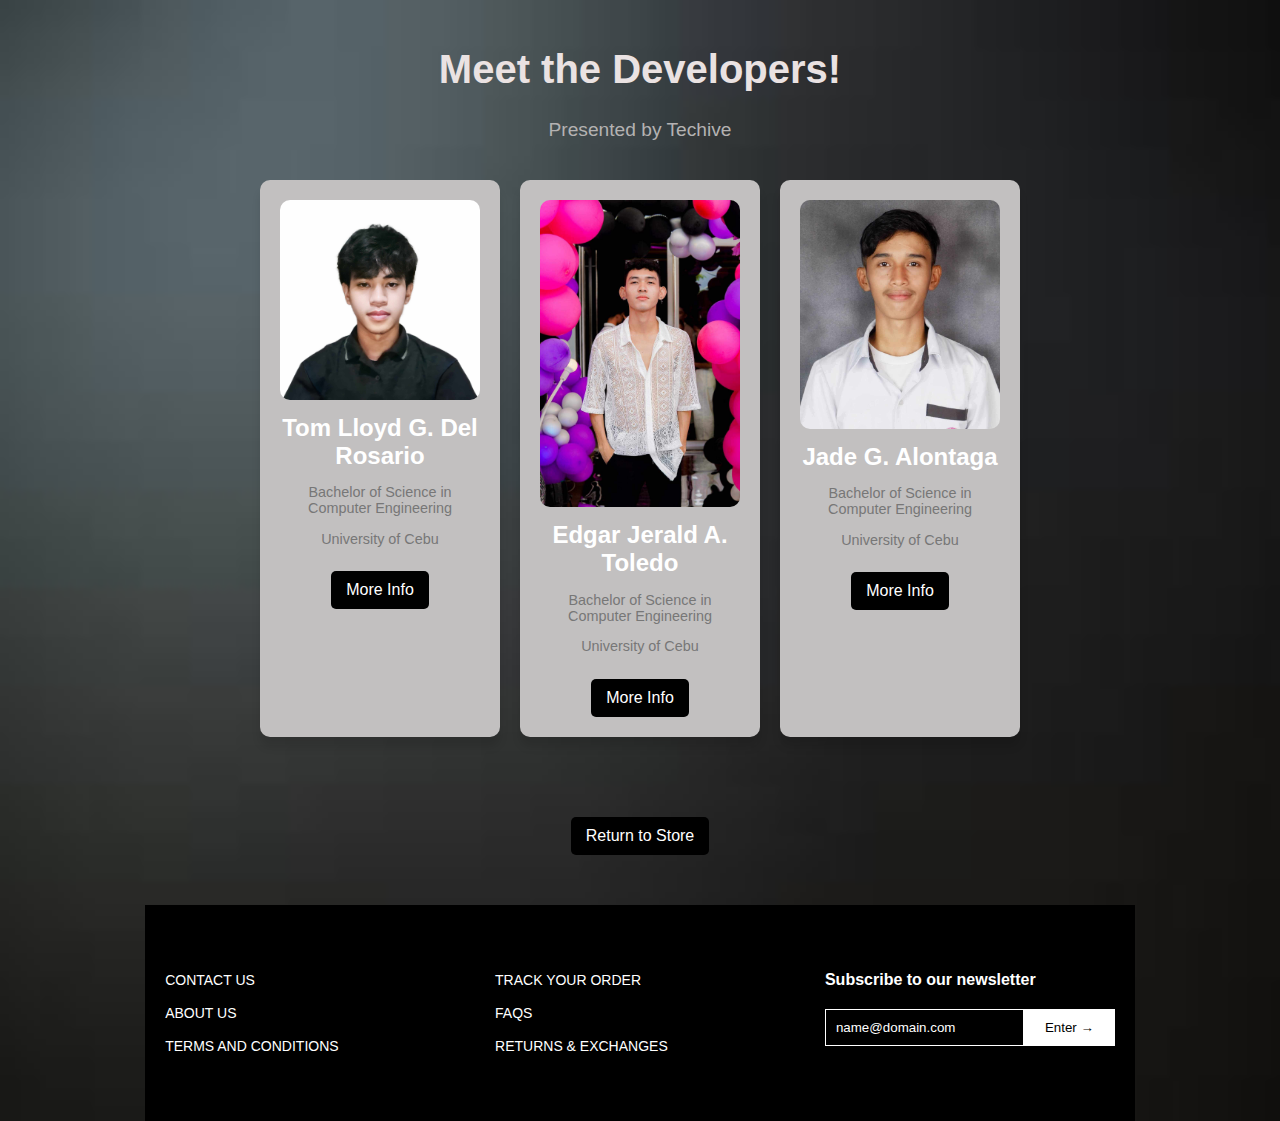
<file: aboutus.html>
<!DOCTYPE html>
<html lang="en">
<head>
    <meta charset="UTF-8">
    <meta name="viewport" content="width=device-width, initial-scale=1.0">
    <link rel="stylesheet" href="aboutus.css">
    <link rel="stylesheet" href="footer.css"> <!-- Link to footer CSS -->
    <title>Meet the Developers</title>
</head>
<body>
    <header>
        <h1>Meet the Developers!</h1>
        <p>Presented by Techive</p>
    </header>
    <main>
        <div class="developer-card">
            <img src="img and vids/tomdev.jpg" alt="Tom Del G. Rosario">
            <h2>Tom Lloyd G. Del Rosario</h2>
            <p>Bachelor of Science in Computer Engineering</p>
            <p>University of Cebu</p>
            <a href="https://web.facebook.com/gerallatom" class="more-info">More Info</a> <!-- Update with the actual link -->
        </div>
        <div class="developer-card">
            <img src="img and vids/edgar.jpg" alt="Edgar Jerald A. Toledo">
            <h2>Edgar Jerald A. Toledo</h2>
            <p>Bachelor of Science in Computer Engineering</p>
            <p>University of Cebu</p>
            <a href="https://web.facebook.com/edgartoledo.11" class="more-info">More Info</a> <!-- Update with the actual link -->
        </div>
        <div class="developer-card">
            <img src="img and vids/jade.jpg" alt="Jade G. Alontaga">
            <h2>Jade G. Alontaga</h2>
            <p>Bachelor of Science in Computer Engineering</p>
            <p>University of Cebu</p>
            <a href="https://web.facebook.com/jade.alontaga.56" class="more-info">More Info</a> <!-- Update with the actual link -->
        </div>
    </main>
    <a href="home.html" class="return-to-store">Return to Store</a>

    <div id="footer"></div> <!-- Placeholder for footer -->

    <script>
        fetch('footer.html')
            .then(response => response.text())
            .then(data => {
                document.getElementById('footer').innerHTML = data;
            })
            .catch(error => console.error('Error loading footer:', error));
    </script>
</body>
</html>
</file>
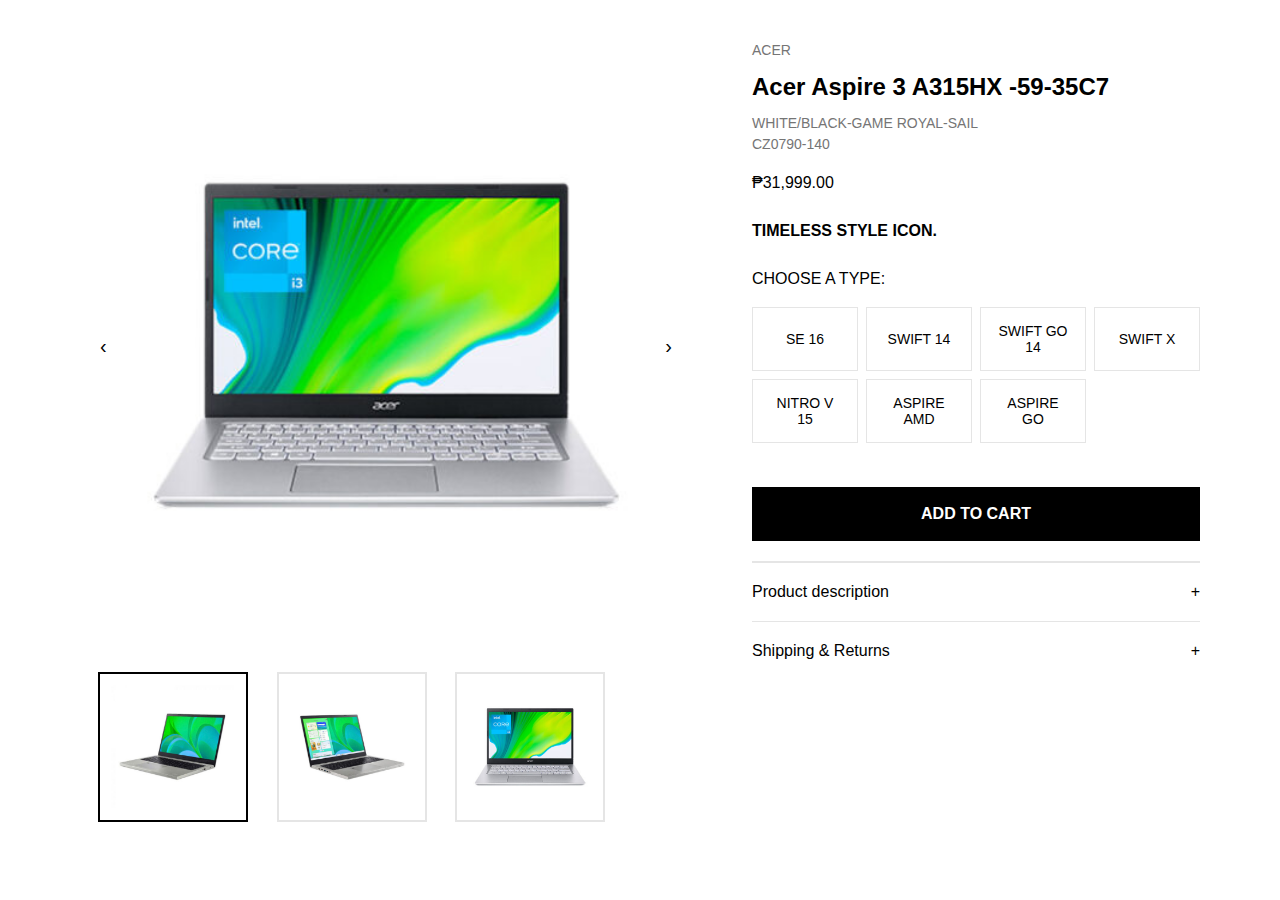
<file: acer.html>
<!DOCTYPE html>
<html lang="en">
<head>
    <meta charset="UTF-8">
    <meta name="viewport" content="width=device-width, initial-scale=1.0">
    <title>Asus Tuf Gaming F15 FA507XI-LP033W</title>
    <link rel="stylesheet" href="ip.css">
    <style>
       
        .accordion-content {
            display: none; /* Hide by default */
            margin-top: 10px;
        }

        .accordion-content.active {
            display: block; /* Show when active */
        }
    </style>
</head>
<body>
    <div class="product-container">
        <div class="product-left">
            <div class="main-image-container">
                <img src="img and vids/aspire3.jpg" alt="Asus Tuf Gaming F15" class="main-image">
                <button class="nav-btn prev">‹</button>
                <button class="nav-btn next">›</button>
            </div>
            <div class="thumbnail-strip">
                <img src="img and vids/acerb.jpg" class="thumbnail active" onclick="changeImage(this)">
                <img src="img and vids/acert.jpg" class="thumbnail" onclick="changeImage(this)">
                <img src="img and vids/aspire3.jpg" class="thumbnail" onclick="changeImage(this)">
            </div>
        </div>

        <div class="product-right">
            <span class="brand">ACER</span>
            <h1>Acer Aspire 3 A315HX -59-35C7</h1>
            <div class="style-code">
                WHITE/BLACK-GAME ROYAL-SAIL<br>
                CZ0790-140
            </div>
            <div class="price">₱31,999.00</div>
            
            <div class="description">
                <p class="description-title">TIMELESS STYLE ICON.</p>
            </div>

            <!-- Size Selection -->
            <div class="size-selector">
                <div class="size-header">
                    <span>CHOOSE A TYPE:</span>
                </div>
                <div class="size-grid">
                    <button>SE 16</button>
                    <button>SWIFT 14</button>
                    <button>SWIFT GO 14</button>
                    <button>SWIFT X</button>
                    <button>NITRO V 15</button>
                    <button>ASPIRE AMD</button>
                    <button>ASPIRE GO</button>
                </div>
            </div>

            <!-- Add to Cart Button -->
            <button class="add-to-cart-btn">ADD TO CART</button>

            <!-- Accordion Buttons -->
            <div class="accordion">
                <button class="accordion-btn">
                    Product description
                    <span>+</span>
                </button>
                <div class="accordion-content">
                    <p>The Acer Aspire 3 is a perfect blend of performance and affordability, designed to cater to your everyday computing needs. Powered by the latest Intel® Core™ processor or AMD Ryzen™ series, this laptop ensures smooth multitasking and enhanced productivity. The 15.6-inch Full HD display delivers vibrant visuals, making it ideal for work, entertainment, and creative projects.</p>
                </div>
                <button class="accordion-btn">
                    Shipping & Returns
                    <span>+</span>
                </button>
                <div class="accordion-content">
                    <p>Details about shipping and returns will go here.</p>
                </div>
            </div>
        </div>
    </div>

    <script>
        function changeImage(thumbnail) {
            const mainImage = document.querySelector('.main-image');
            mainImage.src = thumbnail.src;
            document.querySelectorAll('.thumbnail').forEach(img => img.classList.remove('active'));
            thumbnail.classList.add('active');
        }

        document.querySelectorAll('.accordion-btn').forEach(button => {
            button.addEventListener('click', () => {
                const content = button.nextElementSibling; // Get the next sibling (the content div)
                content.classList.toggle('active'); // Toggle the active class
                const isActive = content.classList.contains('active');
                button.querySelector('span').textContent = isActive ? '-' : '+';
            });
        });
    </script>
</body>
</html>
</file>
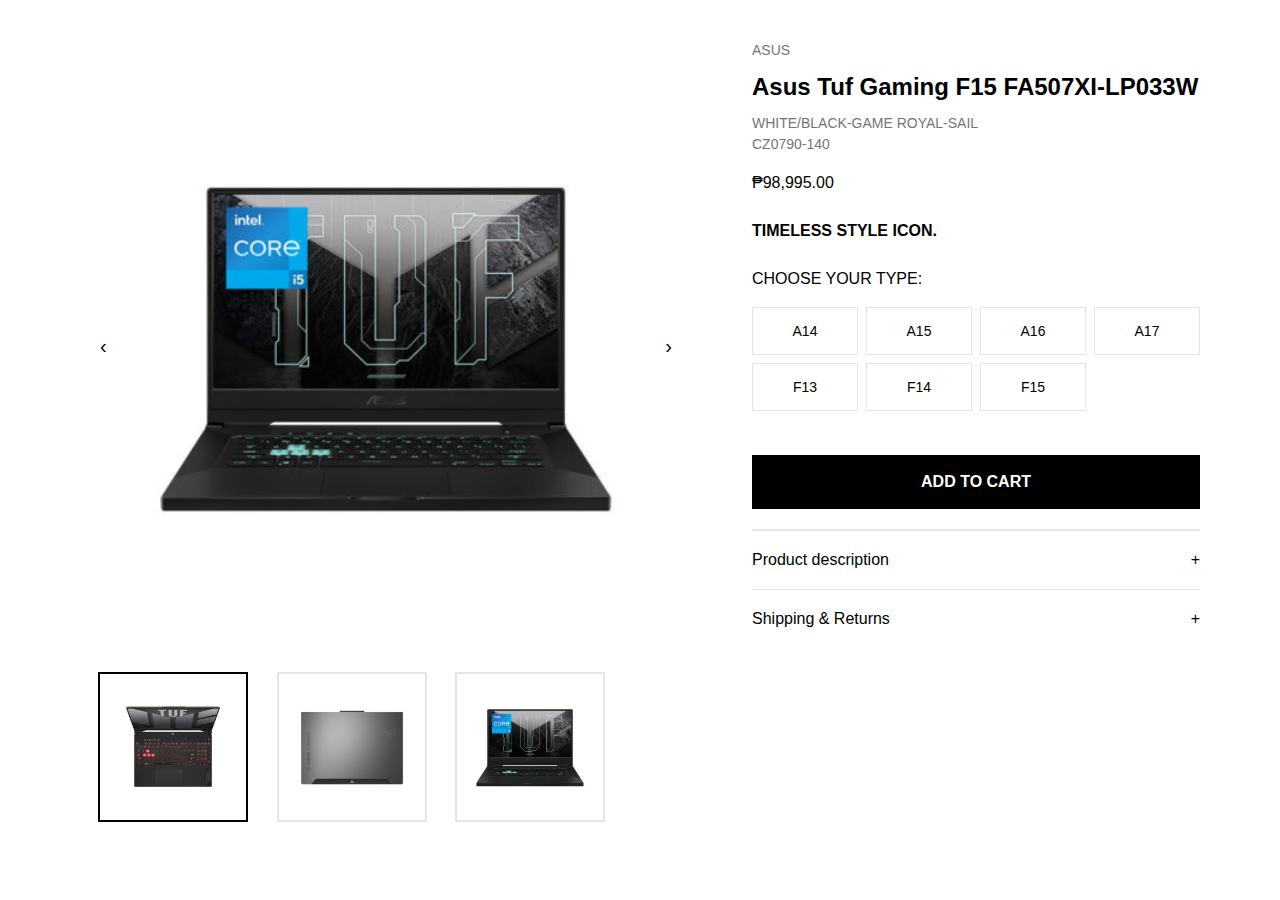
<file: asus.html>
<!DOCTYPE html>
<html lang="en">
<head>
    <meta charset="UTF-8">
    <meta name="viewport" content="width=device-width, initial-scale=1.0">
    <title>Asus Tuf Gaming F15 FA507XI-LP033W</title>
    <link rel="stylesheet" href="ip.css">
    <style>
        /* Add your existing CSS here */
        .accordion-content {
            display: none; /* Hide by default */
            margin-top: 10px;
        }

        .accordion-content.active {
            display: block; /* Show when active */
        }
    </style>
</head>
<body>
    <div class="product-container">
        <div class="product-left">
            <div class="main-image-container">
                <img src="img and vids/asus tuf.jpg" alt="Asus Tuf Gaming F15" class="main-image">
                <button class="nav-btn prev">‹</button>
                <button class="nav-btn next">›</button>
            </div>
            <div class="thumbnail-strip">
                <img src="img and vids/above.jpg" class="thumbnail active" onclick="changeImage(this)">
                <img src="img and vids/top.jpg" class="thumbnail" onclick="changeImage(this)">
                <img src="img and vids/asus tuf.jpg" class="thumbnail" onclick="changeImage(this)">
            </div>
        </div>

        <div class="product-right">
            <span class="brand">ASUS</span>
            <h1>Asus Tuf Gaming F15 FA507XI-LP033W</h1>
            <div class="style-code">
                WHITE/BLACK-GAME ROYAL-SAIL<br>
                CZ0790-140
            </div>
            <div class="price">₱98,995.00</div>
            
            <div class="description">
                <p class="description-title">TIMELESS STYLE ICON.</p>
            </div>

            <!-- Size Selection -->
            <div class="size-selector">
                <div class="size-header">
                    <span>CHOOSE YOUR TYPE:</span>
                </div>
                <div class="size-grid">
                    <button>A14</button>
                    <button>A15</button>
                    <button>A16</button>
                    <button>A17</button>
                    <button>F13</button>
                    <button>F14</button>
                    <button>F15</button>
                </div>
            </div>

            <!-- Add to Cart Button -->
            <button class="add-to-cart-btn">ADD TO CART</button>

            <!-- Accordion Buttons -->
            <div class="accordion">
                <button class="accordion-btn">
                    Product description
                    <span>+</span>
                </button>
                <div class="accordion-content">
                    <p>The Asus TUF Gaming F15 FA507XI-LP033WL redefines gaming laptops with its powerful performance and sleek design. Built with cutting-edge technology and durable materials, it delivers an exceptional gaming experience with high-end graphics, fast processing, and a rugged exterior that stands the test of time.</p>
                </div>
                <button class="accordion-btn">
                    Shipping & Returns
                    <span>+</span>
                </button>
                <div class="accordion-content">
                    <p>Details about shipping and returns will go here.</p>
                </div>
            </div>
        </div>
    </div>

    <script>
        function changeImage(thumbnail) {
            const mainImage = document.querySelector('.main-image');
            mainImage.src = thumbnail.src;
            document.querySelectorAll('.thumbnail').forEach(img => img.classList.remove('active'));
            thumbnail.classList.add('active');
        }

        document.querySelectorAll('.accordion-btn').forEach(button => {
            button.addEventListener('click', () => {
                const content = button.nextElementSibling; // Get the next sibling (the content div)
                content.classList.toggle('active'); // Toggle the active class
                const isActive = content.classList.contains('active');
                button.querySelector('span').textContent = isActive ? '-' : '+';
            });
        });
    </script>
</body>
</html>
</file>
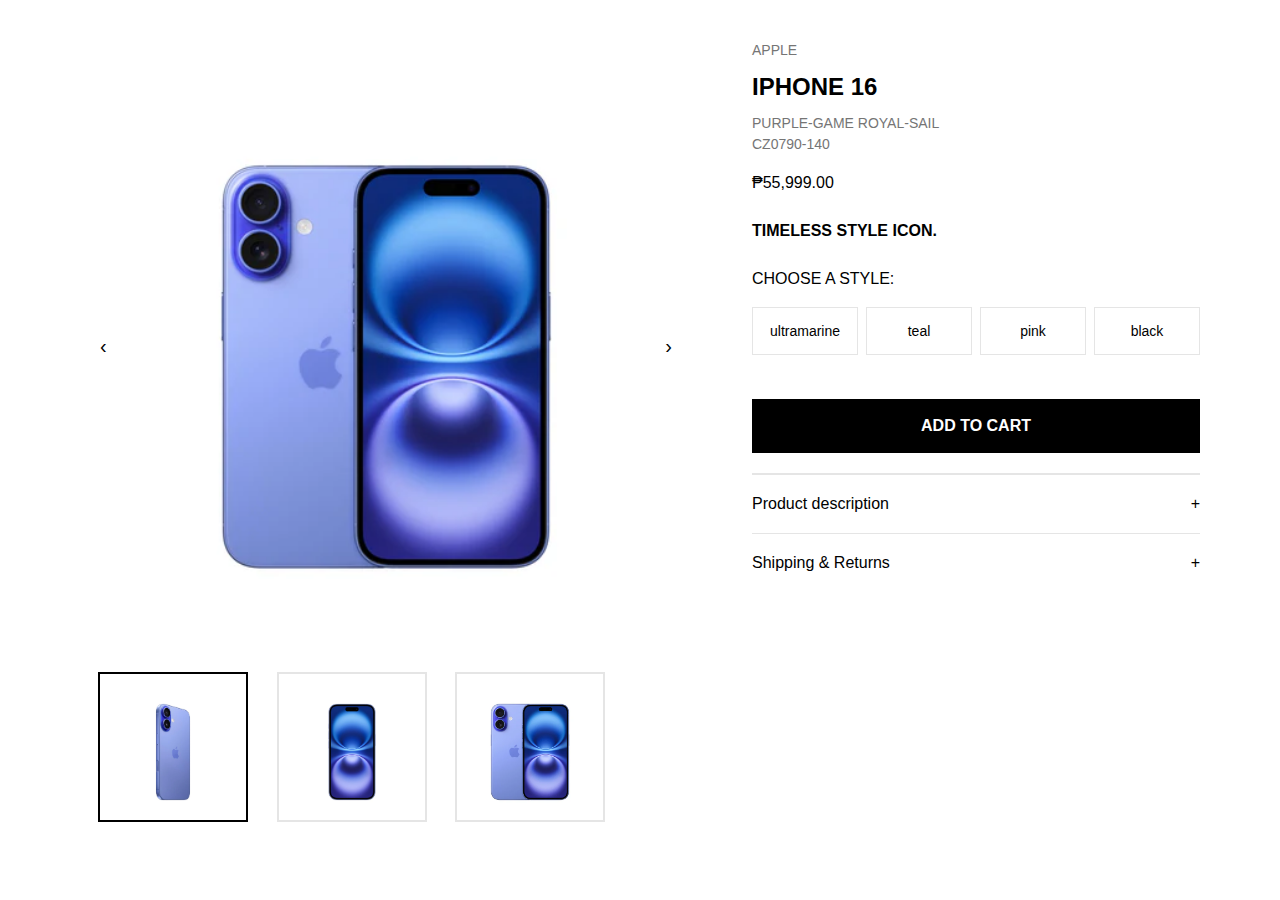
<file: ip.html>
<!DOCTYPE html>
<html lang="en">
<head>
    <meta charset="UTF-8">
    <meta name="viewport" content="width=device-width, initial-scale=1.0">
    <title>Asus Tuf Gaming F15 FA507XI-LP033W</title>
    <link rel="stylesheet" href="ip.css">
    <style>
        /* Add your existing CSS here */
        .accordion-content {
            display: none; /* Hide by default */
            margin-top: 10px;
        }

        .accordion-content.active {
            display: block; /* Show when active */
        }
    </style>
</head>
<body>
    <div class="product-container">
        <div class="product-left">
            <div class="main-image-container">
                <img src="img and vids/ip162.webp" alt="Asus Tuf Gaming F15" class="main-image">
                <button class="nav-btn prev">‹</button>
                <button class="nav-btn next">›</button>
            </div>
            <div class="thumbnail-strip">
                <img src="img and vids/ipb.webp" class="thumbnail active" onclick="changeImage(this)">
                <img src="img and vids/ipf.webp" class="thumbnail" onclick="changeImage(this)">
                <img src="img and vids/ip162.webp" class="thumbnail" onclick="changeImage(this)">
            </div>
        </div>

        <div class="product-right">
            <span class="brand">APPLE</span>
            <h1>IPHONE 16</h1>
            <div class="style-code">
                PURPLE-GAME ROYAL-SAIL<br>
                CZ0790-140
            </div>
            <div class="price">₱55,999.00</div>
            
            <div class="description">
                <p class="description-title">TIMELESS STYLE ICON.</p>
            </div>

            <!-- Size Selection -->
            <div class="size-selector">
                <div class="size-header">
                    <span>CHOOSE A STYLE:</span>
                </div>
                <div class="size-grid">
                    <button>ultramarine</button>
                    <button>teal</button>
                    <button>pink</button>
                    <button>black</button>
                </div>
            </div>

            <!-- Add to Cart Button -->
            <button class="add-to-cart-btn">ADD TO CART</button>

            <!-- Accordion Buttons -->
            <div class="accordion">
                <button class="accordion-btn">
                    Product description
                    <span>+</span>
                </button>
                <div class="accordion-content">
                    <p>Experience the future of technology with the iPhone 16, where cutting-edge design meets unparalleled performance. Packed with features that push the boundaries of what's possible, this device is your ultimate companion for work, play, and everything in between.</p>
                </div>
                <button class="accordion-btn">
                    Shipping & Returns
                    <span>+</span>
                </button>
                <div class="accordion-content">
                    <p>Details about shipping and returns will go here.</p>
                </div>
            </div>
        </div>
    </div>

    <script>
        function changeImage(thumbnail) {
            const mainImage = document.querySelector('.main-image');
            mainImage.src = thumbnail.src;
            document.querySelectorAll('.thumbnail').forEach(img => img.classList.remove('active'));
            thumbnail.classList.add('active');
        }

        document.querySelectorAll('.accordion-btn').forEach(button => {
            button.addEventListener('click', () => {
                const content = button.nextElementSibling; // Get the next sibling (the content div)
                content.classList.toggle('active'); // Toggle the active class
                const isActive = content.classList.contains('active');
                button.querySelector('span').textContent = isActive ? '-' : '+';
            });
        });
    </script>
</body>
</html>
</file>
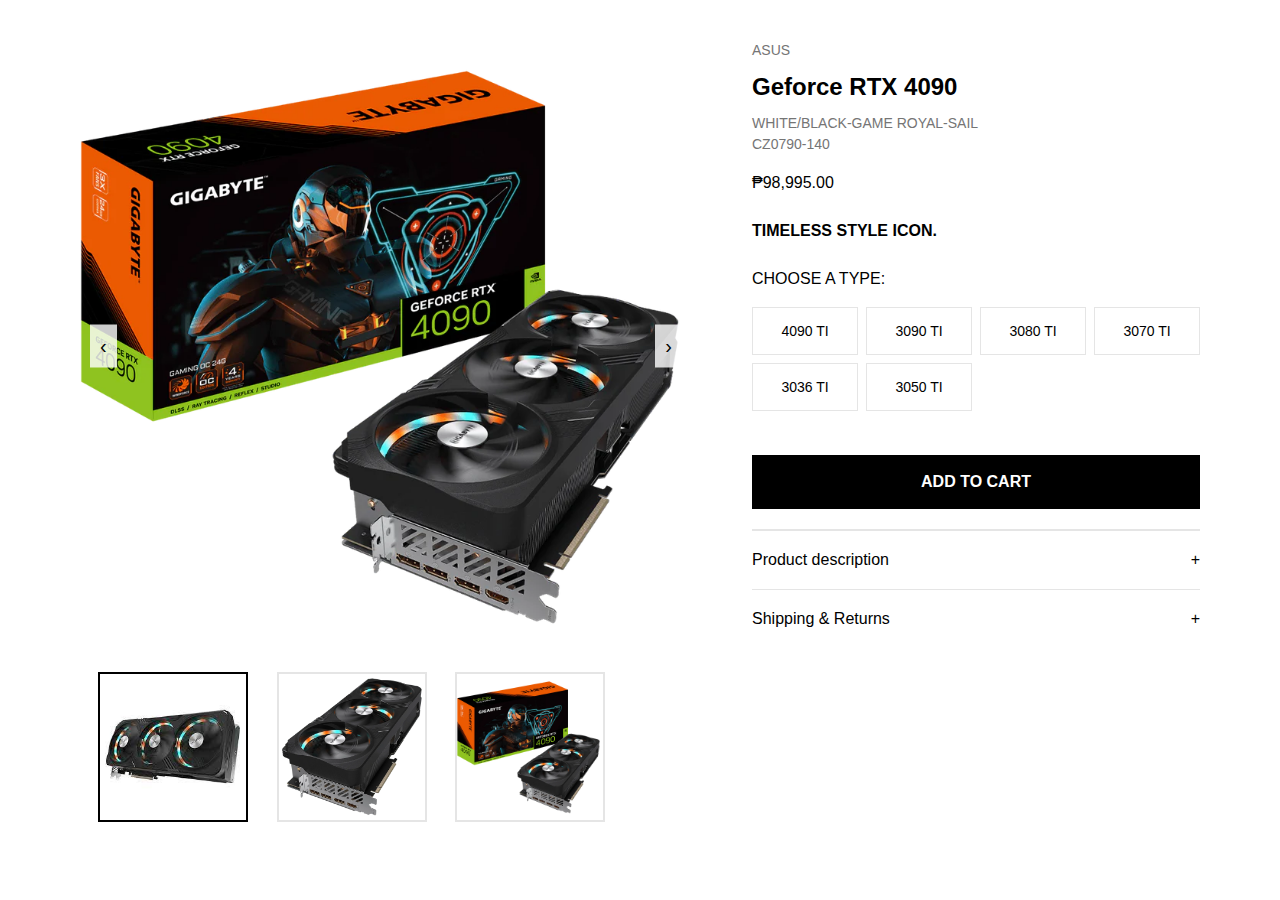
<file: rtx.html>
<!DOCTYPE html>
<html lang="en">
<head>
    <meta charset="UTF-8">
    <meta name="viewport" content="width=device-width, initial-scale=1.0">
    <title>Asus Tuf Gaming F15 FA507XI-LP033W</title>
    <link rel="stylesheet" href="ip.css">
    <style>
        /* Add your existing CSS here */
        .accordion-content {
            display: none; /* Hide by default */
            margin-top: 10px;
        }

        .accordion-content.active {
            display: block; 
        }
    </style>
</head>
<body>
    <div class="product-container">
        <div class="product-left">
            <div class="main-image-container">
                <img src="img and vids/rtx4090.webp" alt="Asus Tuf Gaming F15" class="main-image">
                <button class="nav-btn prev">‹</button>
                <button class="nav-btn next">›</button>
            </div>
            <div class="thumbnail-strip">
                <img src="img and vids/rtxf.jpg" class="thumbnail active" onclick="changeImage(this)">
                <img src="img and vids/rtxt.webp" class="thumbnail" onclick="changeImage(this)">
                <img src="img and vids/rtx4090.webp" class="thumbnail" onclick="changeImage(this)">

            </div>
        </div>

        <div class="product-right">
            <span class="brand">ASUS</span>
            <h1>Geforce RTX 4090</h1>
            <div class="style-code">
                WHITE/BLACK-GAME ROYAL-SAIL<br>
                CZ0790-140
            </div>
            <div class="price">₱98,995.00</div>
            
            <div class="description">
                <p class="description-title">TIMELESS STYLE ICON.</p>
            </div>

            <!-- Size Selection -->
            <div class="size-selector">
                <div class="size-header">
                    <span>CHOOSE A TYPE:</span>
                </div>
                <div class="size-grid">
                    <button>4090 TI</button>
                    <button>3090 TI</button>
                    <button>3080 TI</button>
                    <button>3070 TI</button>
                    <button>3036 TI</button>
                    <button>3050 TI</button>
                    
                </div>
            </div>

            <!-- Add to Cart Button -->
            <button class="add-to-cart-btn">ADD TO CART</button>

            <!-- Accordion Buttons -->
            <div class="accordion">
                <button class="accordion-btn">
                    Product description
                    <span>+</span>
                </button>
                <div class="accordion-content">
                    <p>The NVIDIA GeForce RTX 4090 is the pinnacle of gaming and creative performance, designed for enthusiasts who demand the best. Powered by the latest NVIDIA Ada Lovelace architecture, the RTX 4090 delivers groundbreaking speed, unmatched realism, and unparalleled power efficiency.</p>
                </div>
                <button class="accordion-btn">
                    Shipping & Returns
                    <span>+</span>
                </button>
                <div class="accordion-content">
                    <p>Details about shipping and returns will go here.</p>
                </div>
            </div>
        </div>
    </div>

    <script>
        function changeImage(thumbnail) {
            const mainImage = document.querySelector('.main-image');
            mainImage.src = thumbnail.src;
            document.querySelectorAll('.thumbnail').forEach(img => img.classList.remove('active'));
            thumbnail.classList.add('active');
        }

        document.querySelectorAll('.accordion-btn').forEach(button => {
            button.addEventListener('click', () => {
                const content = button.nextElementSibling; // Get the next sibling (the content div)
                content.classList.toggle('active'); // Toggle the active class
                const isActive = content.classList.contains('active');
                button.querySelector('span').textContent = isActive ? '-' : '+';
            });
        });
    </script>
</body>
</html>
</file>
<file: aboutus.css>
body {
    font-family: Arial, sans-serif;
    background-color: #f0f0f0;
    margin: 0;
    padding: 0;
    display: flex;
    flex-direction: column;
    align-items: center;
    background-image: url('img\ and\ vids/bg.jpg'); 
    background-size: cover; 
    background-position: center; 
    background-repeat: no-repeat; 
    color: white; 
}

header {
    text-align: center;
    margin: 20px 0;
}

h1 {
    font-size: 2.5em;
    color: #eae2e2;
}

p {
    font-size: 1.2em;
    color: #b4b2b2;
}

main {
    display: flex;
    justify-content: center;
    gap: 20px;
    flex-wrap: wrap;
}

.developer-card {
    background-color: #c2c0c0;
    border-radius: 10px;
    box-shadow: 0 10px 8px rgba(0, 0, 0, 0.1);
    padding: 20px;
    text-align: center;
    width: 200px;
}

.developer-card img {
    width: 100%;
    border-radius: 10px;
}

.developer-card h2 {
    font-size: 1.5em;
    margin: 10px 0;
}

.developer-card p {
    font-size: 0.9em;
    color: #777;
}



.more-info {
    display: inline-block;
    margin-top: 10px;
    padding: 10px 15px;
    background-color: #000000;
    color: white;
    text-decoration: none;
    border-radius: 5px;
}

.more-info:hover {
    background-color: #7e7e7f;
}

.return-to-store {
    display: inline-block;
    margin-top: 80px;
    padding: 10px 15px;
    background-color: #000000;
    color: white;
    text-decoration: none;
    border-radius: 5px;
}

.return-to-store:hover {
    background-color: #676a6d;
}
</file>
<file: footer.css>
.footer {
    background-color: #000;
    color: white;
    padding: 50px 0;
    margin-top: 50px;
}

.footer-container {
    max-width: 1200px;
    margin: 0 auto;
    padding: 0 20px;
    display: grid;
    grid-template-columns: repeat(3, 1fr);
    gap: 40px;
}

.footer-column ul {
    list-style: none;
    padding: 0;
}

.footer-column ul li {
    margin-bottom: 15px;
}

.footer-column ul li a {
    color: white;
    text-decoration: none;
    font-size: 14px;
    transition: opacity 0.3s;
}

.footer-column ul li a:hover {
    text-decoration: underline;
}

.newsletter h3 {
    font-size: 16px;
    margin-bottom: 20px;
}

.newsletter-form {
    display: flex;
    margin-bottom: 20px;
}

.newsletter-form input {
    flex: 1;
    padding: 10px;
    background: transparent;
    border: 1px solid white;
    color: white;
}

.newsletter-form input::placeholder {
    color: white;
}

.newsletter-form button {
    padding: 10px 20px;
    background: white;
    border: 1px solid white;
    color: black;
    cursor: pointer;
    transition: all 0.3s;
}

.newsletter-form button:hover {
    background: #f0f0f0;
}

.social-links {
    display: flex;
    gap: 20px;
}

.social-links a {
    color: white;
    text-decoration: none;
    font-size: 20px;
    transition: opacity 0.3s;
}

.social-links a:hover {
    opacity: 0.8;
}

@media (max-width: 768px) {
    .footer-container {
        grid-template-columns: 1fr;
        gap: 30px;
    }
    
    .footer-column {
        text-align: center;
    }
    
    .social-links {
        justify-content: center;
    }
}
</file>
<file: ip.css>
* {
    margin: 0;
    padding: 0;
    box-sizing: border-box;
}

body {
    font-family: Arial, sans-serif;
    line-height: 1.5;
}

.product-container {
    max-width: 1200px;
    margin: 0 auto;
    padding: 40px;
    display: flex;
    gap: 60px;
}

/* Left Side - Images */
.product-left {
    flex: 1;
    max-width: 60%;
}

.main-image-container {
    position: relative;
    margin-bottom: 20px;
}

.main-image {
    width: 100%;
    height: auto;
    display: block;
}

.nav-btn {
    position: absolute;
    top: 50%;
    transform: translateY(-50%);
    background: rgba(255, 255, 255, 0.8);
    border: none;
    padding: 10px;
    cursor: pointer;
    font-size: 20px;
}

.nav-btn.prev { left: 10px; }
.nav-btn.next { right: 10px; }

.thumbnail-strip {
    display: flex;
    gap: 10px;
}

.thumbnail {
    width: 150px;
    height: 150px;
    object-fit: cover;
    border: 2px solid #e5e5e5;
    cursor: pointer;
    margin-left: 3%;
}

.thumbnail.active {
    border-color: #000;
}

/* Right Side - Product Info */
.product-right {
    flex: 1;
    max-width: 40%;
}

.brand {
    color: #757575;
    font-size: 14px;
    display: block;
    margin-bottom: 8px;
}

h1 {
    font-size: 24px;
    margin-bottom: 8px;
}

.style-code {
    color: #757575;
    font-size: 14px;
    margin-bottom: 16px;
}

.price {
    font-size: 16px;
    margin-bottom: 24px;
}

.description {
    margin-bottom: 24px;
}

.description-title {
    font-weight: bold;
    margin-bottom: 8px;
}

.color-selector {
    display: flex;
    gap: 8px;
    margin-bottom: 24px;
}

.color-dot {
    width: 24px;
    height: 24px;
    border-radius: 50%;
    border: 1px solid #e5e5e5;
    cursor: pointer;
    position: relative;
}

.color-dot.blue { background-color: #0044cc; }
.color-dot.grey { background-color: #999; }

.color-dot.active::after {
    content: '';
    position: absolute;
    top: -3px;
    left: -3px;
    right: -3px;
    bottom: -3px;
    border: 2px solid #000;
    border-radius: 50%;
}

.size-selector {
    margin-bottom: 24px;
}

.size-header {
    display: flex;
    justify-content: space-between;
    align-items: center;
    margin-bottom: 16px;
}

.size-chart-link {
    color: #000;
    text-decoration: underline;
    font-size: 14px;
}

.size-grid {
    display: grid;
    grid-template-columns: repeat(4, 1fr);
    gap: 8px;
}

.size-grid button {
    width: 100%;
    padding: 15px;
    background: white;
    border: 1px solid #e5e5e5;
    font-size: 14px;
    cursor: pointer;
    transition: all 0.2s ease;
}

.size-grid button:hover {
    border-color: #000;
}

.size-grid button.selected {
    background: #000;
    color: white;
    border-color: #000;
}

.add-to-cart-btn {
    width: 100%;
    padding: 18px;
    background: #000;
    color: white;
    border: none;
    font-size: 16px;
    font-weight: bold;
    cursor: pointer;
    margin: 20px 0;
    transition: background-color 0.2s ease;
}

.add-to-cart-btn:hover {
    background: #333;
}

.accordion {
    border-top: 1px solid #e5e5e5;
}

.accordion-btn {
    width: 100%;
    padding: 20px 0;
    text-align: left;
    background: none;
    border: none;
    border-top: 1px solid #e5e5e5;
    font-size: 16px;
    cursor: pointer;
    display: flex;
    justify-content: space-between;
    align-items: center;
}

.accordion-btn:last-child {
    border-bottom: 1px solid #e5e5e5;
}

/* Responsive Design */
@media (max-width: 1024px) {
    .product-container {
        flex-direction: column;
        padding: 20px;
    }
    
    .product-left,
    .product-right {
        max-width: 100%;
    }
}

@media (max-width: 768px) {
    .size-grid {
        grid-template-columns: repeat(3, 1fr);
    }
}

@media (max-width: 480px) {
    .size-grid {
        grid-template-columns: repeat(2, 1fr);
    }
}

.main-image-container {
    overflow: hidden; /* Hide overflow to prevent the image from going outside the container */
    position: relative; /* Position relative for the buttons */
}

.main-image {
    width: 100%;
    height: auto;
    transition: transform 0.3s ease; /* Smooth transition for the zoom effect */
}

.main-image-container:hover .main-image {
    transform: scale(1.2); /* Scale the image to 120% on hover */
}
</file>
